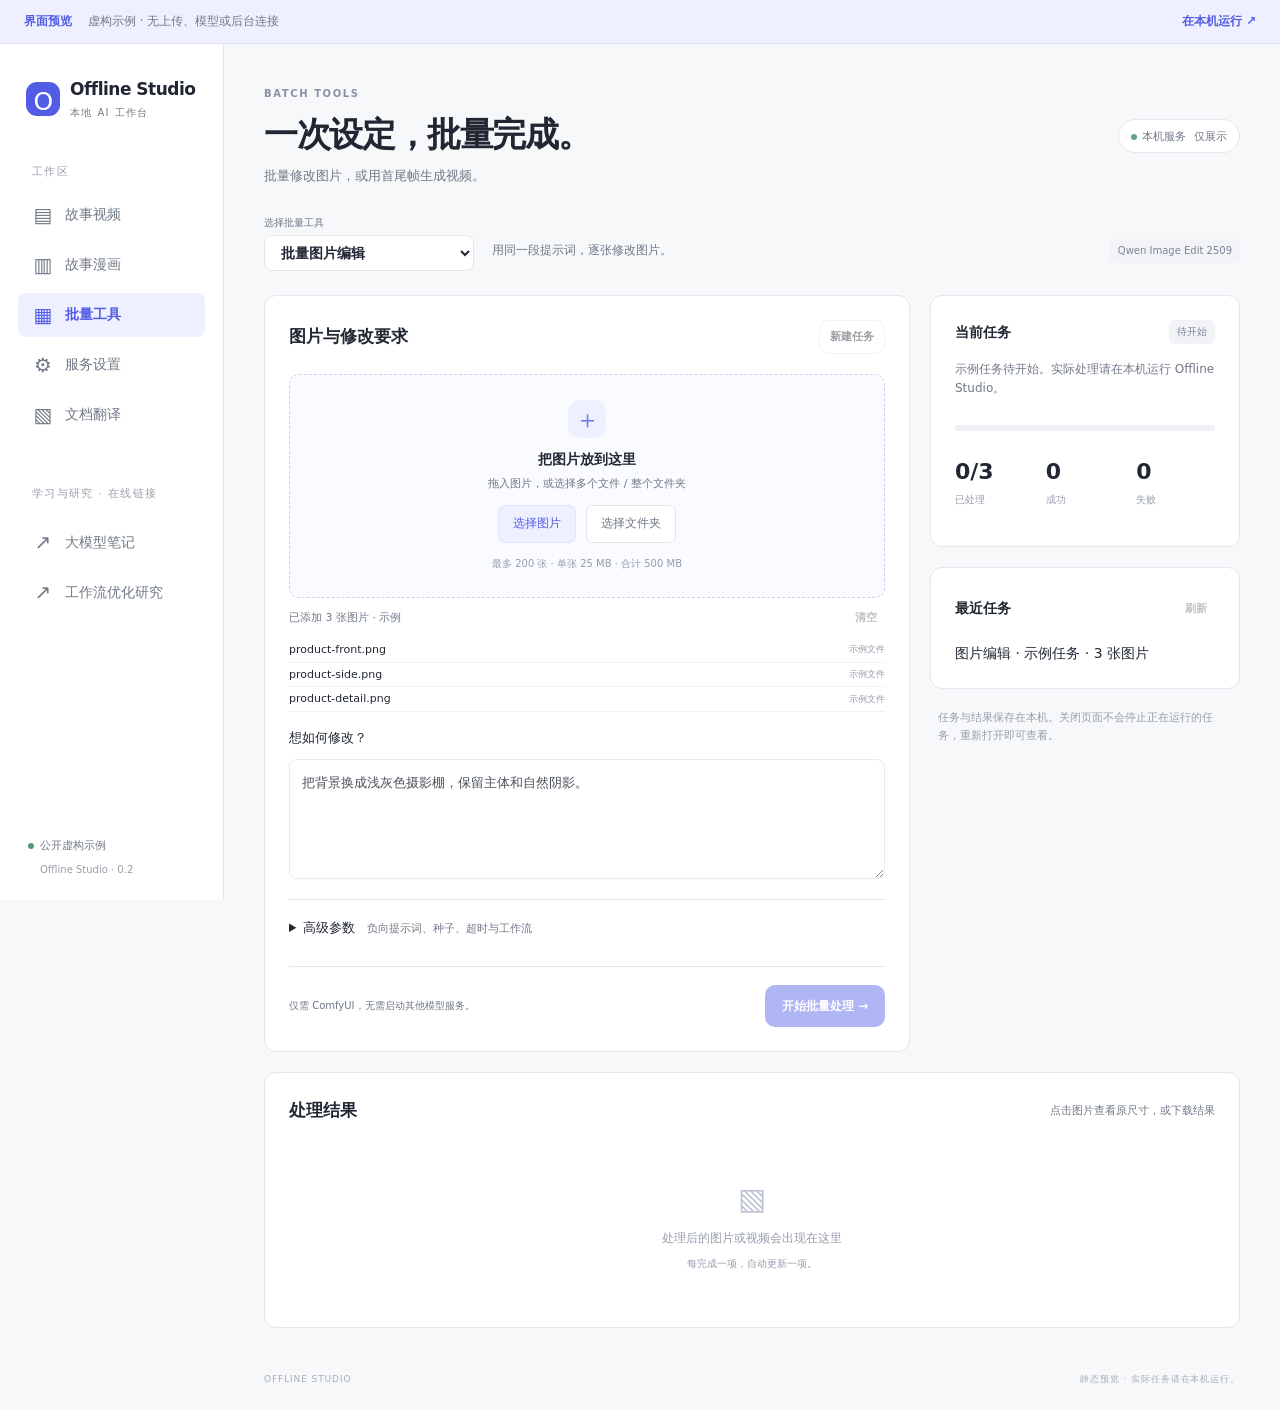
<file: docs/index.html>
<!doctype html>
<!-- Generated by scripts/build_ui_preview.py; edit the local UI or preview sources. -->
<html lang="zh-CN">
<head>
  <meta charset="utf-8">
  <meta name="viewport" content="width=device-width, initial-scale=1">
  <title>Offline Studio</title>
  <meta name="description" content="Offline Studio 统一工作台预览：故事漫画、故事视频、批量图片编辑与本机服务设置。使用公开示例，无上传或模型请求。">
  <meta http-equiv="Content-Security-Policy" content="default-src 'none'; script-src 'self'; style-src 'self'; img-src 'self' data:; media-src 'self'; connect-src 'none'; form-action 'none'; base-uri 'none'">
  <link rel="stylesheet" href="style.css">
  <link rel="stylesheet" href="preview.css">
<link rel="stylesheet" href="studio.css"></head>
<body>
  <div class="preview-notice"><strong>界面预览</strong><span>虚构示例 · 无上传、模型或后台连接</span><a href="https://github.com/marsguo2049/offline-studio#start-on-windows">在本机运行 ↗</a></div>
  <noscript><p class="no-script">请启用 JavaScript 切换工作区。下面展示故事视频界面；真正处理任务请在本机运行项目。</p></noscript>
  <aside class="sidebar">
    <a class="brand" href="#story"><span class="brand-mark">O</span><span>Offline Studio<small>本地 AI 工作台</small></span></a>
    <p class="nav-caption">工作区</p>
    <nav aria-label="工作区">
      <button class="nav-item active" data-view="story" aria-current="page"><span aria-hidden="true">▤</span>故事视频</button>
      <button class="nav-item" data-view="comic"><span aria-hidden="true">▥</span>故事漫画</button>
      <button class="nav-item" data-view="batch"><span aria-hidden="true">▦</span>批量工具</button>
      <button class="nav-item" data-view="settings"><span aria-hidden="true">⚙</span>服务设置</button>
    <a class="nav-item studio-link" href="translate.html"><span aria-hidden="true">▧</span>文档翻译</a>
<p class="nav-caption">学习与研究 · 在线链接</p>
<a class="nav-item studio-link" href="https://github.com/marsguo2049/my-llm" target="_blank" rel="noopener"><span aria-hidden="true">↗</span>大模型笔记</a>
<a class="nav-item studio-link" href="https://github.com/marsguo2049/multi-model-workflow-optimization" target="_blank" rel="noopener"><span aria-hidden="true">↗</span>工作流优化研究</a></nav>
    <div class="sidebar-footer"><span class="local-dot"></span>公开虚构示例<small>Offline Studio · 0.2</small></div>
  </aside>
  <div class="workspace">
  <header class="topbar">
    <div>
      <p class="eyebrow" id="view-eyebrow">STORY TO VIDEO</p>
      <h1 id="view-title">把故事，变成画面。</h1>
      <p class="subtitle" id="view-subtitle">从一个想法开始，在本机完成分镜与视频。</p>
    </div>
    <button class="offline-badge" id="go-settings"><span></span>本机服务 <span id="service-summary">仅展示</span></button>
  </header>

  <main>
    <div id="view-settings" class="hidden">
    <section class="panel" id="services-panel">
      <div class="section-heading">
        <div><h2>连接本机服务</h2></div>
        <button disabled class="secondary" id="refresh-services">重新检测</button>
      </div>
      <div class="service-settings">
        <label>LM Studio 地址<input disabled id="lm-url" value="http://127.0.0.1:1234/v1"></label>
        <label>ComfyUI 地址<input disabled id="comfy-url" value="http://127.0.0.1:8188"></label>
        <label>本地文字模型<select disabled id="lm-model"><option value="">等待检测</option></select></label>
      </div>
      <div class="status-grid">
        <article class="status-card" id="lm-status"><strong>LM Studio</strong><p>尚未检测</p></article>
        <article class="status-card" id="comfy-status"><strong>ComfyUI</strong><p>尚未检测</p></article>
        <article class="status-card" id="ocr-status"><strong>离线文档</strong><p>尚未检测</p></article>
      </div>
      <p class="hint">推荐顺序：先用 LM Studio 分析并生成分镜，自动卸载文字模型后，再让 ComfyUI 开始生成。</p>
    </section>
    </div>
    <div id="view-story">
    <div class="workflow-strip" role="tablist" aria-label="故事视频演示阶段"><button id="story-tab-input" type="button" role="tab" data-story-stage="input" aria-controls="story-stage-input" aria-selected="true" tabindex="0" class="active">1　输入故事</button><button id="story-tab-plan" type="button" role="tab" data-story-stage="plan" aria-controls="story-stage-plan" aria-selected="false" tabindex="-1" class="">2　分析与分镜</button><button id="story-tab-output" type="button" role="tab" data-story-stage="output" aria-controls="story-stage-output" aria-selected="false" tabindex="-1" class="">3　生成与导出</button></div><p class="hint preview-stage-hint">展示模式 · 三个阶段均可直接查看，无需创建任务。</p><div id="story-stage-input" role="tabpanel" aria-labelledby="story-tab-input" tabindex="0" class="">
    <section class="panel">
      <div class="section-heading"><div><h2>开始一个故事</h2></div><span class="hint">文档或文字，任选一种</span></div>
      <div class="two-columns">
        <div class="input-card">
          <h3>上传本地文档</h3>
          <p>PDF、DOCX、Markdown 或 TXT</p>
          <input disabled type="file" id="story-file" accept=".pdf,.docx,.md,.markdown,.txt">
          <button disabled id="upload-story">创建本地项目</button>
        </div>
        <div class="input-card">
          <h3>直接输入想法</h3>
          <textarea disabled id="story-text" rows="7" placeholder="例如：一名信使在暴雨夜穿过城市，把一封信交给多年未见的人……"></textarea>
          <button disabled id="create-text">用这段文字创建项目</button>
        </div>
      </div>
      <details class="reference-details"><summary>视觉参考图 <span class="hint">可选 · 保持人物与画风一致</span></summary>
      <div class="input-card reference-card">
        <div>
          <h3>单张视觉参考图（可选）</h3>
          <p>支持 PNG、JPG/JPEG 和 WebP。图片只保存在项目目录中；生成新场景时由 Qwen Image Edit 直接读取，用来保持人物、服装、物件或画风。</p>
          <input disabled type="file" id="reference-image" accept="image/png,image/jpeg,image/webp,.png,.jpg,.jpeg,.webp">
          <button disabled class="secondary" id="attach-reference">添加或替换当前项目的参考图</button>
        </div>
        <div class="reference-preview-shell">
          <img id="reference-preview" class="hidden" alt="当前参考图">
          <p id="reference-status" class="hint">尚未选择参考图；不上传时保持原来的纯文字生成方式。</p>
        </div>
      </div>
      </details>
      <div class="project-picker">
        <label>当前本地项目<select disabled id="project-select"><option value="">尚未创建项目</option></select></label>
        <span id="project-path"></span>
      </div>
    </section>

    </div><div id="story-stage-plan" role="tabpanel" aria-labelledby="story-tab-plan" tabindex="0" class="hidden"><section class="panel" id="analysis-panel">
      <div class="section-heading"><div><span class="step">03</span><h2>故事分析与时长建议</h2></div></div>
      <div id="workflow-error" class="warnings hidden"></div>
      <div id="analysis-empty" class="empty-state hidden">
        <p>LM Studio 将在本机读取故事，提取关键事件并推荐三个视频长度；参考图不会发送到云端。</p>
        <button disabled id="analyze-story">开始本地分析</button>
      </div>
      <div id="analysis-result">
        <div class="analysis-summary">
          <div><span>标题</span><strong id="analysis-title"></strong></div>
          <div><span>类型</span><strong id="analysis-genre"></strong></div>
          <p id="analysis-synopsis"></p>
          <p class="reason" id="analysis-reason"></p>
        </div>
        <div id="duration-options" class="duration-grid"></div>
        <div class="planning-settings">
          <label>最终时长（秒）<input disabled id="duration-seconds" type="number" min="15" max="180" step="5"></label>
          <label>画面比例<select disabled id="aspect-ratio"><option>16:9</option><option>9:16</option><option>1:1</option><option>4:3</option><option>3:4</option><option>21:9</option></select></label>
          <label>台词策略
            <select disabled id="dialogue-mode">
              <option value="auto">由模型判断（推荐）</option>
              <option value="none">不要台词或旁白</option>
              <option value="dialogue">需要台词或旁白</option>
            </select>
          </label>
          <label class="wide">补充画风要求<input disabled id="visual-style" placeholder="留空则由本地模型根据故事选择"></label>
        </div>
        <div class="button-row">
          <button disabled class="secondary" id="reanalyze-story">重新分析文档</button>
          <button disabled id="create-plan">确认时长，生成详细分镜</button>
        </div>
      </div>
    </section>

    <section class="panel" id="plan-panel">
      <div class="section-heading"><div><span class="step">04</span><h2>确认详细分镜</h2></div></div>
      <p class="hint">下方是公开虚构故事的分镜摘要。实际运行时，此处显示可审阅和修改的模型专用提示词与完整执行计划。</p>
      <textarea disabled id="plan-editor" class="code-editor" rows="24" spellcheck="false"></textarea>
      <div class="button-row">
        <button disabled class="secondary" id="save-plan">保存并校验修改</button>
        <button disabled id="start-generation">第二次确认：开始生成</button>
        <button disabled class="danger hidden" id="cancel-generation">当前步骤后停止</button>
      </div>
    </section>

    </div><div id="story-stage-output" role="tabpanel" aria-labelledby="story-tab-output" tabindex="0" class="hidden"><section class="panel" id="progress-panel">
      <div class="section-heading"><div><span class="step">05</span><h2>生成进度</h2></div></div>
      <div class="progress-shell"><div id="progress-bar"></div></div>
      <div class="progress-copy">
        <strong id="progress-percent">0%</strong>
        <p id="progress-message">等待开始</p>
      </div>
      <div class="metrics" id="progress-metrics"></div>
      <div id="warnings" class="warnings hidden"></div>
    </section>

    <section class="panel" id="results-panel">
      <div class="section-heading">
        <div><span class="step">06</span><h2>本地结果</h2></div>
        <button disabled class="secondary" id="open-folder">打开输出文件夹</button>
      </div>
      <div id="final-video"><p class="hint">以下是仓库已有的 10 秒单车公开样片，用于演示结果播放与下载；它与上方虚构故事的 30 秒分镜独立，不是该分镜的生成结果。</p>
      <video controls preload="none" poster="assets/bicycle-frame-0001.png" aria-label="公开单车示例视频"><source src="assets/bicycle-final-10s.mp4" type="video/mp4">浏览器不支持视频播放，请下载 MP4 查看。</video>
      <p><a class="preview-download" href="assets/bicycle-final-10s.mp4" download>下载公开样片 · MP4 / 10 秒 ↓</a></p></div>
      <h3>关键帧</h3>
      <div id="keyframe-gallery" class="gallery"><a href="assets/bicycle-frame-0001.png" target="_blank" rel="noopener"><img loading="lazy" src="assets/bicycle-frame-0001.png" alt="公开单车示例关键帧 1"></a><a href="assets/bicycle-frame-0002.png" target="_blank" rel="noopener"><img loading="lazy" src="assets/bicycle-frame-0002.png" alt="公开单车示例关键帧 2"></a><a href="assets/bicycle-frame-0003.png" target="_blank" rel="noopener"><img loading="lazy" src="assets/bicycle-frame-0003.png" alt="公开单车示例关键帧 3"></a></div>
      <h3>视频片段</h3>
      <div id="clip-list" class="clip-list"><p class="hint">本地运行后，此处列出逐段生成的视频。本预览提供上方合成样片供查看。</p></div>
    </section>
    </div>
    </div>
    <div id="view-comic" class="hidden">
      <div class="workflow-strip"><span class="active">1　输入故事</span><span>2　审阅分镜</span><span>3　生成与阅读</span></div>
      <div class="batch-layout">
        <section class="panel">
          <div class="section-heading"><div><h2>把故事画成漫画</h2></div><button disabled class="secondary" id="comic-new">新建漫画</button></div>
          <div id="comic-source-fields">
            <label>故事内容<textarea disabled id="comic-story" rows="5" maxlength="120000" placeholder="写下人物、事件和结局。模型会把故事拆成独立分格，保持叙事顺序。"></textarea></label>
            <label class="comic-file-label">或选择故事文档<input disabled id="comic-file" type="file" accept=".txt,.md,.markdown,.docx,.pdf"></label>
            <p class="hint" id="comic-source-note">选择文档时以文档为准；内容只保存在本机。</p>
            <details class="advanced"><summary>人物参考图 <span class="hint">可选 · 统一人物与画风</span></summary>
              <label class="comic-file-label">PNG / JPEG / WebP · 最多 25 MB<input disabled id="comic-reference" type="file" accept=".png,.jpg,.jpeg,.webp"></label>
              <p class="hint">参考图会居中裁切到选定画幅，请尽量使用相同比例并将主体放在中央。</p>
              <img id="comic-reference-preview" class="hidden" alt="漫画人物参考图">
            </details>
          </div>
          <div class="planning-settings comic-options" id="comic-planning-fields">
            <label>漫画格数<input disabled id="comic-count" type="number" min="2" max="16" value="6"></label>
            <label>每格画幅<select disabled id="comic-aspect"><option value="3:4">3:4 竖幅</option><option value="1:1">1:1 方形</option><option value="4:3">4:3 横幅</option><option value="16:9">16:9 宽幅</option><option value="9:16">9:16 长竖幅</option></select></label>
            <label class="comic-wide">画风要求<input disabled id="comic-style" value="清晰漫画线稿，柔和色彩，人物与服装保持一致" maxlength="1000"></label>
            <label class="checkbox-label comic-wide"><input disabled id="comic-unload" type="checkbox" checked>分镜完成后卸载文字模型，给生图腾出显存</label>
          </div>
          <div class="run-footer"><p class="hint">分镜使用 LM Studio；生图使用 Z-Image / Qwen。</p><button disabled id="comic-plan">生成漫画分镜 →</button></div>
          <p class="warnings hidden" id="comic-error" role="alert"></p>
        </section>
        <aside class="batch-aside">
          <section class="panel"><div class="section-heading"><div><h2>当前漫画</h2></div><span class="tag" id="comic-status">待开始</span></div>
            <p id="comic-message" role="status">输入故事，先生成可审阅的分镜。</p>
            <progress id="comic-progress" max="100" value="0" aria-label="漫画生成进度"></progress>
            <p class="hint" id="comic-metrics">尚未生成分格</p>
            <p class="warnings hidden" id="comic-warnings"></p>
            <div class="button-row"><button disabled class="danger hidden" id="comic-cancel">当前步骤后停止</button><button disabled class="secondary hidden" id="comic-open">打开漫画文件夹</button></div>
          </section>
          <section class="panel"><div class="section-heading"><div><h2>最近漫画</h2></div><button disabled class="text-button" id="comic-refresh">刷新</button></div><div id="comic-history" class="history-list"><p class="hint">还没有漫画项目</p></div></section>
          <p class="aside-note">先审阅分镜，再生成图片。中断后可以继续；已完成图片会保留在本机。</p>
        </aside>
      </div>
      <section id="comic-plan-panel" class="panel hidden">
        <div class="section-heading"><div><h2>审阅漫画分镜</h2></div><span id="comic-dirty" class="hint">已保存</span></div>
        <div id="comic-plan-fields">
          <label>漫画标题<input disabled id="comic-title" maxlength="120"></label>
          <details class="advanced"><summary>统一设定 <span class="hint">人物、画风和负向提示词</span></summary><div class="advanced-fields">
            <label>人物与连续性设定<textarea disabled id="comic-bible" rows="3" maxlength="4000"></textarea></label>
            <label>统一画风<input disabled id="comic-plan-style" maxlength="1000"></label>
            <label>负向提示词<textarea disabled id="comic-negative" rows="2" maxlength="2000"></textarea></label>
          </div></details>
          <div id="comic-panels" class="comic-plan-grid"></div>
        </div>
        <p class="hint">旁白和对白会排在图片下方，不让模型直接绘制中文。修改画面提示词后，该格及后续图片会重新生成；仅修改文字可直接更新阅读页。</p>
        <div class="button-row"><button disabled class="secondary" id="comic-save">保存分镜修改</button></div>
        <details class="advanced"><summary>生成参数</summary><div class="planning-settings comic-options"><label>基础种子<input disabled id="comic-seed" type="number" min="0" max="9007199254740975" value="1000"></label><label>单格超时（秒）<input disabled id="comic-timeout" type="number" min="1" max="86400" value="900"></label></div></details>
        <div class="run-footer"><p class="hint">首次无参考图用 Z-Image，后续用 Qwen 保持连续性。</p><button disabled id="comic-generate">确认分镜，生成漫画 →</button></div>
      </section>
      <section class="panel" id="comic-results-panel">
        <div class="section-heading"><div><h2>漫画阅读与导出</h2></div><div id="comic-exports" class="button-row"></div></div>
        <p class="hint">全部完成后可下载独立 HTML 阅读页和图片 ZIP；阅读页支持用浏览器打印为 PDF。</p>
        <div id="comic-results" class="comic-reader"><div class="empty-results">每完成一格，就会出现在这里。</div></div>
      </section>
    </div>
        <div id="view-batch" class="hidden">
      <div class="tool-strip"><label>选择批量工具<select id="batch-tool"><option value="image-edit">批量图片编辑</option><option value="first-last-video">批量首尾帧视频</option></select></label><p id="batch-tool-description">用同一段提示词，逐张修改图片。</p><span class="tag" id="batch-model">Qwen Image Edit 2509</span></div>
      <div class="batch-layout">
        <section class="panel batch-compose">
          <div class="section-heading"><div><h2 id="batch-compose-title">图片与修改要求</h2></div><button disabled class="secondary" id="batch-new">新建任务</button></div>
          <div id="batch-inputs">
            <div id="batch-video-inputs" class="hidden">
              <div class="two-columns">
                <div class="drop-zone" id="batch-first-drop"><h3>首帧</h3><p>每段视频的开始画面</p><div class="button-row"><label class="file-button">选择图片<input disabled id="batch-first-files" type="file" accept=".png,.jpg,.jpeg,.webp,.bmp,.gif,.tif,.tiff" multiple></label><label class="file-button secondary">选择文件夹<input disabled id="batch-first-folder" type="file" webkitdirectory multiple></label></div><div class="frame-selection-heading"><strong id="batch-first-count">尚未选择</strong></div><div id="batch-first-selection" class="selection-list frame-selection" aria-live="polite"></div></div>
                <div class="drop-zone" id="batch-last-drop"><h3>尾帧</h3><p>每段视频的结束画面</p><div class="button-row"><label class="file-button">选择图片<input disabled id="batch-last-files" type="file" accept=".png,.jpg,.jpeg,.webp,.bmp,.gif,.tif,.tiff" multiple></label><label class="file-button secondary">选择文件夹<input disabled id="batch-last-folder" type="file" webkitdirectory multiple></label></div><div class="frame-selection-heading"><strong id="batch-last-count">尚未选择</strong></div><div id="batch-last-selection" class="selection-list frame-selection" aria-live="polite"></div></div>
              </div>
              <p class="hint">首尾帧合计最多 200 张 · 单张 25 MB · 合计 500 MB。仅一侧选一张时，该图自动用于每一段视频。</p>
              <label>配对方式<select disabled id="batch-pairing"><option value="order">自然排序（2 排在 10 前）</option><option value="name">同名匹配（忽略扩展名及大小写）</option></select></label>
              <p class="hint">文件夹包含子文件夹中的图片。同名匹配要求每侧名称唯一；生成前请核对下方配对。</p>
              <div class="two-columns"><label>每段时长（秒）<input disabled id="batch-duration" type="number" min="1" max="30" step="0.1" value="5"></label><label>画面比例<select disabled id="batch-aspect"><option value="1:1 (Square)">1:1 方形</option><option value="16:9 (Widescreen)">16:9 横屏</option><option value="9:16 (Portrait Widescreen)">9:16 竖屏</option></select></label></div>
              <div class="two-columns"><label>分辨率（百万像素）<input disabled id="batch-megapixels" type="number" min="0.1" max="2" step="0.1" value="0.6"></label><label>采样步数<input disabled id="batch-steps" type="number" min="1" max="100" value="4"></label></div>
              <p class="hint">默认使用 4 步加速工作流。画面按所选比例居中裁切；时长与分辨率越大，显存和耗时越高。</p>
              <p id="batch-duration-hint" class="hint"></p>
              <div id="batch-pair-preview" class="selection-list" aria-live="polite"></div>
            </div>
            <div id="batch-drop" class="drop-zone">
              <span class="drop-icon" aria-hidden="true">＋</span><h3>把图片放到这里</h3><p>拖入图片，或选择多个文件 / 整个文件夹</p>
              <div class="button-row"><label class="file-button">选择图片<input disabled id="batch-files" type="file" accept=".png,.jpg,.jpeg,.webp,.bmp,.gif,.tif,.tiff" multiple></label><label class="file-button secondary">选择文件夹<input disabled id="batch-folder" type="file" webkitdirectory multiple></label></div>
              <small>最多 200 张 · 单张 25 MB · 合计 500 MB</small>
            </div>
            <div id="batch-selection-summary"><div class="selection-heading"><span id="batch-selection-count">尚未添加图片</span><button disabled class="text-button" id="batch-clear">清空</button></div>
            <div id="batch-selection" class="selection-list"></div></div>
            <label class="prompt-label"><span id="batch-prompt-label">想如何修改？</span><textarea disabled id="batch-prompt" rows="4" maxlength="20000" placeholder="例如：把背景换成浅灰色摄影棚，保留主体和自然阴影。所有图片都会使用这段要求。"></textarea></label>
            <details class="advanced"><summary>高级参数 <span class="hint">负向提示词、种子、超时与工作流</span></summary><div class="advanced-fields">
              <label id="batch-negative-field">负向提示词<textarea disabled id="batch-negative" rows="2" placeholder="不希望出现的内容（可选）"></textarea></label>
              <div class="two-columns"><label>基础种子<input disabled id="batch-seed" type="number" min="0" max="9007199254740792" value="43"></label><label>单项超时（秒）<input disabled id="batch-timeout" type="number" min="1" max="86400" value="900"></label></div>
              <label class="checkbox-label"><input disabled id="batch-increment" type="checkbox" checked>每项结果种子 +1</label>
              <label>自定义 API 工作流路径<input disabled id="batch-workflow" placeholder="留空使用内置 Qwen Image Edit 2509"></label>
              <p class="hint" id="batch-workflow-hint">自定义工作流需兼容现有 Qwen 节点。输出按任务单独保存，不会覆盖原图。</p>
            </div></details>
          </div>
          <div class="run-footer"><p class="hint">仅需 ComfyUI，无需启动其他模型服务。</p><button disabled id="batch-start">开始批量处理 <span aria-hidden="true">→</span></button></div>
          <p id="batch-error" class="warnings hidden" role="alert"></p>
        </section>
        <aside class="batch-aside">
          <section class="panel"><div class="section-heading"><div><h2>当前任务</h2></div><span class="tag" id="batch-status">待开始</span></div>
            <p id="batch-message" role="status">添加图片和修改要求，开始第一批处理。</p>
            <progress id="batch-progress" max="100" value="0" aria-label="批量任务进度"></progress>
            <div class="batch-stats"><div><strong id="batch-completed">0/0</strong><span>已处理</span></div><div><strong id="batch-succeeded">0</strong><span>成功</span></div><div><strong id="batch-failed">0</strong><span>失败</span></div></div>
            <div class="button-row"><button disabled class="danger hidden" id="batch-cancel">当前图片后停止</button><button disabled class="secondary hidden" id="batch-open">打开任务文件夹</button></div>
          </section>
          <section class="panel"><div class="section-heading"><div><h2>最近任务</h2></div><button disabled class="text-button" id="batch-refresh">刷新</button></div><div id="batch-history" class="history-list"><p class="hint">还没有批量任务</p></div></section>
          <p class="aside-note">任务与结果保存在本机。关闭页面不会停止正在运行的任务，重新打开即可查看。</p>
        </aside>
      </div>
      <section class="panel"><div class="section-heading"><div><h2>处理结果</h2></div><span class="hint">点击图片查看原尺寸，或下载结果</span></div><div id="batch-results" class="batch-results"><div class="empty-results"><span aria-hidden="true">▧</span><p>处理后的图片或视频会出现在这里</p><small>每完成一项，自动更新一项。</small></div></div></section>
    </div>

  </main>
  <footer class="page-footer">OFFLINE STUDIO <span>静态预览 · 实际任务请在本机运行。</span></footer>
  </div>

  <div id="toast" role="status"></div>
    <script src="preview.js"></script>
</body>
</html>
</file>
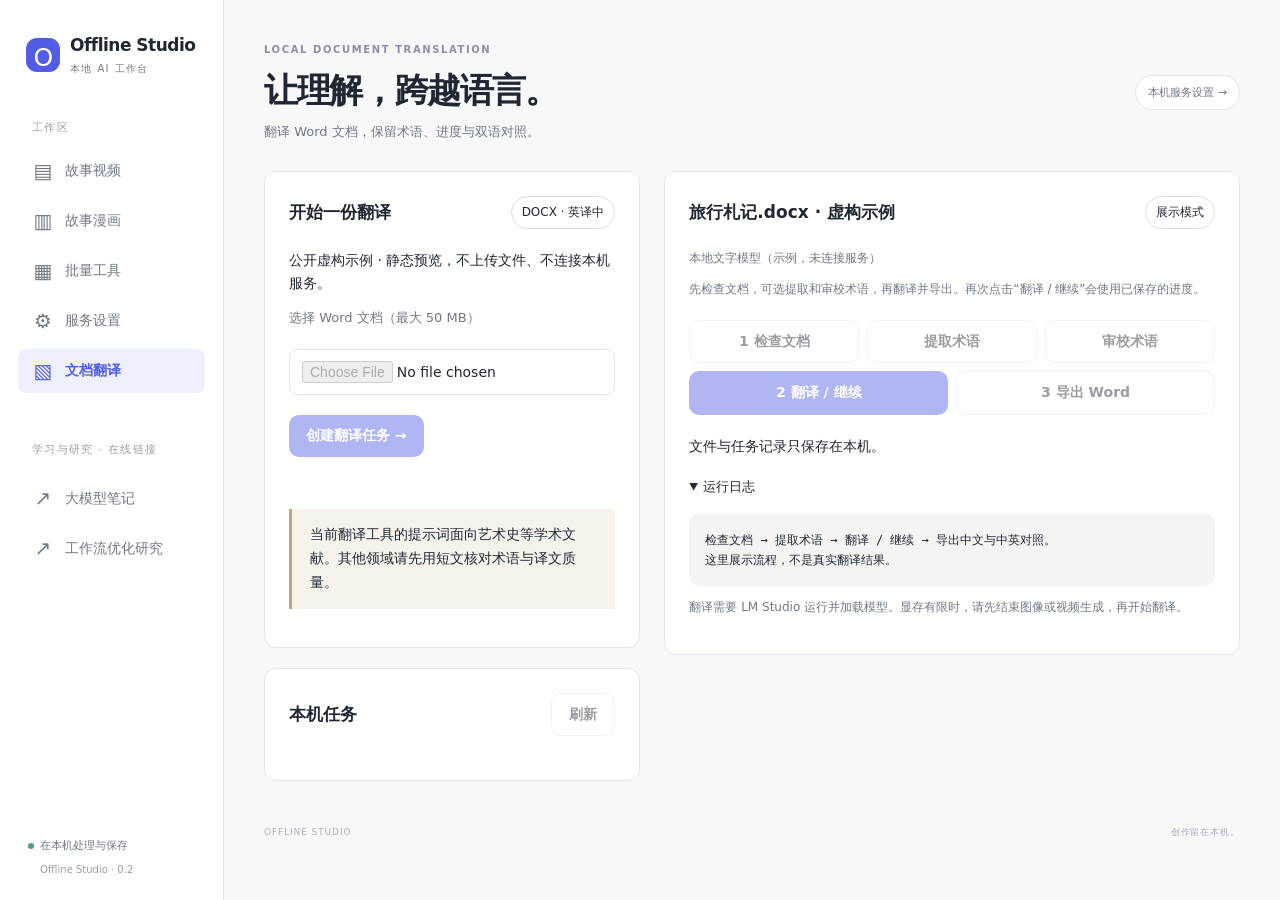
<file: docs/translate.html>
<!doctype html>
<html lang="zh-CN">
<head><meta http-equiv="Content-Security-Policy" content="default-src 'none'; style-src 'self'; img-src 'self' data:; connect-src 'none'; form-action 'none'; base-uri 'none'"><meta charset="utf-8"><meta name="viewport" content="width=device-width,initial-scale=1"><title>文档翻译 · Offline Studio</title><link rel="stylesheet" href="style.css"><link rel="stylesheet" href="studio.css"></head>
<body>
<aside class="sidebar">
  <a class="brand" href="index.html#batch"><span class="brand-mark">O</span><span>Offline Studio<small>本地 AI 工作台</small></span></a>
  <p class="nav-caption">工作区</p>
  <nav aria-label="工作区">
    <a class="nav-item studio-link" href="index.html#story"><span aria-hidden="true">▤</span>故事视频</a>
    <a class="nav-item studio-link" href="index.html#comic"><span aria-hidden="true">▥</span>故事漫画</a>
    <a class="nav-item studio-link" href="index.html#batch"><span aria-hidden="true">▦</span>批量工具</a>
    <a class="nav-item studio-link" href="index.html#settings"><span aria-hidden="true">⚙</span>服务设置</a>
    <a class="nav-item studio-link active" href="translate.html" aria-current="page"><span aria-hidden="true">▧</span>文档翻译</a>
    <p class="nav-caption">学习与研究 · 在线链接</p>
    <a class="nav-item studio-link" href="https://github.com/marsguo2049/my-llm" target="_blank" rel="noopener"><span aria-hidden="true">↗</span>大模型笔记</a>
    <a class="nav-item studio-link" href="https://github.com/marsguo2049/multi-model-workflow-optimization" target="_blank" rel="noopener"><span aria-hidden="true">↗</span>工作流优化研究</a>
  </nav>
  <div class="sidebar-footer"><span class="local-dot"></span>在本机处理与保存<small>Offline Studio · 0.2</small></div>
</aside>
<div class="workspace">
  <header class="topbar"><div><p class="eyebrow">LOCAL DOCUMENT TRANSLATION</p><h1>让理解，跨越语言。</h1><p class="subtitle">翻译 Word 文档，保留术语、进度与双语对照。</p></div><a class="offline-badge studio-link" href="index.html#settings">本机服务设置 →</a></header>
  <main>
    <div class="translation-layout">
      <div>
        <section class="panel"><div class="section-heading"><h2>开始一份翻译</h2><span class="studio-tag">DOCX · 英译中</span></div>
          <p>公开虚构示例 · 静态预览，不上传文件、不连接本机服务。</p>
          <label for="document">选择 Word 文档（最大 50 MB）</label><input disabled class="studio-file" id="document" type="file" accept=".docx">
          <button disabled id="upload">创建翻译任务 →</button>
          <p class="studio-message" id="upload-message" role="status"></p>
          <p class="studio-note">当前翻译工具的提示词面向艺术史等学术文献。其他领域请先用短文核对术语与译文质量。</p>
        </section>
        <section class="panel"><div class="section-heading"><h2>本机任务</h2><button disabled class="secondary" id="refresh">刷新</button></div><div id="jobs" class="studio-jobs"></div></section>
      </div>
      <section class="panel">
        <div class="section-heading"><h2 id="job-title">旅行札记.docx · 虚构示例</h2><span class="studio-tag" id="job-state">展示模式</span></div>
        <p id="model" class="hint">本地文字模型（示例，未连接服务）</p>
        <p class="hint">先检查文档，可选提取和审校术语，再翻译并导出。再次点击“翻译 / 继续”会使用已保存的进度。</p>
        <div class="studio-actions">
          <button disabled disabled class="secondary" data-action="inspect">1 检查文档</button>
          <button disabled disabled class="secondary" data-action="terms">提取术语</button>
          <button disabled disabled class="secondary" data-action="audit-terms">审校术语</button>
          <button disabled disabled data-action="translate">2 翻译 / 继续</button>
          <button disabled disabled class="secondary" data-action="render">3 导出 Word</button>
        </div>
        <p id="message" class="studio-message" role="status">文件与任务记录只保存在本机。</p>
        <div id="downloads" class="studio-downloads"></div>
        <details open><summary>运行日志</summary><pre id="log" class="studio-log">检查文档 → 提取术语 → 翻译 / 继续 → 导出中文与中英对照。
这里展示流程，不是真实翻译结果。</pre></details>
        <p class="hint">翻译需要 LM Studio 运行并加载模型。显存有限时，请先结束图像或视频生成，再开始翻译。</p>
      </section>
    </div>
  </main>
  <footer class="page-footer">OFFLINE STUDIO <span>创作留在本机。</span></footer>
</div>
</body></html>
</file>
<file: docs/style.css>
:root {
  color-scheme: light;
  --bg: #f7f8fa;
  --panel: #ffffff;
  --panel-2: #f6f7f9;
  --line: #e3e6ec;
  --text: #202733;
  --muted: #707887;
  --accent: #525ce5;
  --accent-2: #454ed0;
  --warn: #9b651d;
  --danger: #bc3f48;
}
* { box-sizing: border-box; }
body {
  margin: 0;
  min-height: 100vh;
  background:
    radial-gradient(circle at 15% -10%, rgba(54,185,120,.18), transparent 36rem),
    linear-gradient(180deg, #f7f8fa, #f7f8fa);
  color: var(--text);
  font: 15px/1.6 system-ui, -apple-system, "Segoe UI", "Microsoft YaHei", sans-serif;
}
.topbar, main { width: min(1180px, calc(100% - 32px)); margin: auto; }
.topbar { padding: 54px 0 30px; display: flex; align-items: end; justify-content: space-between; gap: 24px; }
.eyebrow { margin: 0 0 8px; color: var(--accent); letter-spacing: .16em; font-size: 12px; font-weight: 700; }
h1 { margin: 0; font-size: clamp(34px, 5vw, 58px); letter-spacing: -.04em; line-height: 1; }
.subtitle { color: var(--muted); margin: 14px 0 0; font-size: 17px; }
.offline-badge { border: 1px solid #dce5df; background: #f4f8f5; color: #42604e; border-radius: 999px; padding: 9px 14px; white-space: nowrap; }
.offline-badge span { display: inline-block; width: 8px; height: 8px; margin-right: 8px; border-radius: 50%; background: var(--accent); box-shadow: 0 0 12px var(--accent); }
main { padding-bottom: 80px; }
.panel { background: rgba(19,26,24,.94); border: 1px solid var(--line); border-radius: 18px; padding: 26px; margin: 18px 0; box-shadow: 0 18px 55px rgba(0,0,0,.16); }
.section-heading { display: flex; align-items: center; justify-content: space-between; gap: 16px; margin-bottom: 22px; }
.section-heading > div { display: flex; align-items: center; gap: 12px; }
h2, h3 { margin: 0; }
h2 { font-size: 21px; }
h3 { font-size: 15px; }
.step { width: 34px; height: 34px; display: grid; place-items: center; border-radius: 10px; background: #eef0ff; color: var(--accent); font-weight: 750; }
.service-settings, .planning-settings { display: grid; grid-template-columns: repeat(3, 1fr); gap: 14px; }
label { display: grid; gap: 7px; color: var(--muted); font-size: 13px; }
input, select, textarea { width: 100%; border: 1px solid var(--line); border-radius: 10px; background: #ffffff; color: var(--text); padding: 11px 12px; font: inherit; outline: none; }
input:focus, select:focus, textarea:focus { border-color: var(--accent-2); box-shadow: 0 0 0 3px rgba(54,185,120,.12); }
textarea { resize: vertical; }
button { border: 0; border-radius: 10px; background: var(--accent); color: #ffffff; padding: 11px 17px; font: 700 14px/1.2 inherit; cursor: pointer; transition: .16s ease; }
button:hover { transform: translateY(-1px); filter: brightness(1.06); }
button:disabled { opacity: .45; cursor: wait; transform: none; }
button.secondary { background: #ffffff; color: var(--text); border: 1px solid #dfe3eb; }
button.danger { background: #fff2f2; color: #b53e49; border: 1px solid #f0d8db; }
.status-grid { display: grid; grid-template-columns: repeat(3, 1fr); gap: 14px; margin-top: 16px; }
.status-card { padding: 17px; border-radius: 12px; background: var(--panel-2); border: 1px solid var(--line); }
.status-card strong { display: block; margin-bottom: 6px; }
.status-card p { color: var(--muted); margin: 0; }
.status-card.ok { border-color: #cfe4d8; background: #f1f8f4; }
.status-card.bad { border-color: #ecdcc5; background: #fffbf4; }
.two-columns { display: grid; grid-template-columns: 1fr 1fr; gap: 16px; }
.input-card { padding: 20px; border: 1px solid var(--line); border-radius: 14px; background: var(--panel-2); }
.input-card p, .hint { color: var(--muted); }
.input-card input[type=file] { margin: 17px 0; }
.input-card button { margin-top: 13px; }
.reference-card { margin-top: 16px; display: grid; grid-template-columns: minmax(0, 1.4fr) minmax(240px, .6fr); gap: 22px; align-items: center; }
.reference-preview-shell { min-height: 160px; display: grid; place-items: center; padding: 12px; border: 1px dashed var(--line); border-radius: 12px; background: #ffffff; text-align: center; }
#reference-preview { display: block; width: 100%; max-height: 260px; object-fit: contain; border-radius: 9px; }
#reference-status { margin: 8px 0 0; overflow-wrap: anywhere; }
.project-picker { display: grid; grid-template-columns: minmax(260px, 1fr) 2fr; gap: 15px; align-items: end; margin-top: 18px; }
#project-path { color: var(--muted); overflow-wrap: anywhere; }
.empty-state { text-align: center; padding: 25px; border: 1px dashed var(--line); border-radius: 14px; }
.analysis-summary { background: var(--panel-2); border-radius: 13px; padding: 20px; }
.analysis-summary > div { display: inline-grid; margin-right: 32px; }
.analysis-summary span { color: var(--muted); font-size: 12px; }
.analysis-summary p { margin-bottom: 0; }
.analysis-summary .reason { color: var(--warn); }
.duration-grid { display: grid; grid-template-columns: repeat(3, 1fr); gap: 14px; margin: 18px 0; }
.duration-option { padding: 17px; border: 1px solid var(--line); border-radius: 13px; background: #ffffff; cursor: pointer; }
.duration-option.selected { border-color: var(--accent); background: #f1f8f4; }
.duration-option strong { display: block; font-size: 18px; }
.duration-option small { color: var(--muted); }
.wide { grid-column: span 1; }
.planning-settings { margin-bottom: 16px; }
.code-editor { min-height: 480px; font: 13px/1.55 Consolas, "Cascadia Mono", monospace; white-space: pre; }
.button-row { display: flex; gap: 10px; flex-wrap: wrap; margin-top: 14px; }
.progress-shell { height: 13px; border-radius: 999px; background: #f0f1f6; overflow: hidden; border: 1px solid var(--line); }
#progress-bar { width: 0; height: 100%; background: linear-gradient(90deg, var(--accent-2), var(--accent)); transition: width .35s ease; }
.progress-copy { display: flex; align-items: baseline; gap: 16px; margin-top: 12px; }
.progress-copy strong { font-size: 28px; color: var(--accent); }
.progress-copy p { margin: 0; color: var(--muted); }
.metrics { display: flex; gap: 10px; flex-wrap: wrap; margin-top: 12px; }
.metrics span { background: var(--panel-2); border: 1px solid var(--line); padding: 6px 10px; border-radius: 8px; color: var(--muted); }
.warnings { margin-top: 14px; padding: 13px; color: #98652d; background: #fff8ed; border: 1px solid #ecdcc5; border-radius: 10px; }
#final-video video { display: block; width: min(100%, 960px); border-radius: 13px; background: #000; margin-bottom: 22px; }
.gallery { display: grid; grid-template-columns: repeat(auto-fill, minmax(210px, 1fr)); gap: 12px; margin: 12px 0 24px; }
.gallery img { width: 100%; aspect-ratio: 16/9; object-fit: cover; border-radius: 10px; border: 1px solid var(--line); }
.clip-list { display: flex; flex-wrap: wrap; gap: 10px; }
.clip-list a { color: var(--accent); background: var(--panel-2); border: 1px solid var(--line); border-radius: 9px; padding: 8px 11px; text-decoration: none; }
.hidden { display: none !important; }
#toast { position: fixed; right: 22px; bottom: 22px; max-width: 460px; padding: 13px 16px; border-radius: 10px; background: #e9fff4; color: #0b2117; box-shadow: 0 12px 40px rgba(0,0,0,.3); opacity: 0; transform: translateY(12px); pointer-events: none; transition: .2s; white-space: pre-wrap; }
#toast.show { opacity: 1; transform: translateY(0); }
#toast.error { background: #ffe7e7; color: #3a1010; }
@media (max-width: 760px) {
  .topbar { align-items: start; flex-direction: column; }
  .service-settings, .status-grid, .two-columns, .duration-grid, .planning-settings { grid-template-columns: 1fr; }
  .reference-card { grid-template-columns: 1fr; }
  .project-picker { grid-template-columns: 1fr; }
  .panel { padding: 18px; }
}

/* Studio shell: quiet surfaces, one primary action, shared workspaces. */
body { background: var(--bg); font-size: 14px; }
button, input, select, textarea { font-family: inherit; }
button { font-size: 14px; font-weight: 600; line-height: 1.4; min-height: 42px; transition: background .15s; }
button:hover { transform: none; filter: brightness(.98); }
button:disabled { cursor: not-allowed; }
button:focus-visible, a:focus-visible, summary:focus-visible, .file-button:focus-within { outline: 3px solid #969dfa; outline-offset: 3px; }
a { color: var(--accent); }
h1 { font-size: clamp(25px, 3vw, 34px); letter-spacing: -.04em; line-height: 1.3; font-weight: 700; }
h2 { font-size: 17px; font-weight: 650; }
h3 { font-weight: 600; }
input, select, textarea { min-width: 0; font-size: 14px; border-radius: 8px; }
input:focus, select:focus, textarea:focus { box-shadow: 0 0 0 3px #525ce514; }
.sidebar { width: 224px; position: fixed; inset: 0 auto 0 0; display: flex; flex-direction: column; background: #fff; border-right: 1px solid var(--line); padding: 32px 18px 22px; z-index: 5; }
.brand { display: flex; align-items: center; gap: 10px; padding: 0 8px; text-decoration: none; color: var(--text); font-size: 17px; font-weight: 750; letter-spacing: -.03em; }
.brand small { display: block; color: var(--muted); font-size: 10px; font-weight: 400; letter-spacing: .14em; margin-top: 2px; }
.brand-mark { display: grid; place-items: center; width: 34px; height: 34px; border-radius: 11px; color: #fff; background: var(--accent); font-size: 25px; font-weight: 400; }
.nav-caption { font-size: 11px; color: #9a9faa; letter-spacing: .12em; padding-left: 14px; margin: 42px 0 12px; }
.sidebar nav { display: grid; gap: 6px; }
.nav-item { display: flex; align-items: center; gap: 12px; padding: 12px 15px; width: 100%; text-align: left; border-radius: 8px; background: transparent; color: #717986; font-weight: 500; }
.nav-item > span { font-size: 20px; line-height: 1; width: 20px; text-align: center; }
.nav-item.active { color: var(--accent); background: #eef0ff; font-weight: 650; }
.sidebar-footer { margin-top: auto; padding: 16px 10px 0; color: var(--muted); font-size: 11px; }
.sidebar-footer small { display: block; margin: 7px 0 0 12px; font-size: 10px; color: #989fa9; }
.local-dot { display: inline-block; width: 6px; height: 6px; border-radius: 50%; background: #4e9f78; margin-right: 6px; }
.workspace { margin-left: 224px; }
.topbar, main, .page-footer { width: min(1192px, calc(100% - 80px)); margin: auto; }
.topbar { padding: 42px 0 28px; align-items: center; gap: 16px; }
.eyebrow { color: #8b90a5; font-size: 10px; letter-spacing: .16em; margin-bottom: 10px; }
.subtitle { font-size: 13px; margin-top: 10px; }
.offline-badge { font-size: 11px; padding: 8px 12px; min-height: 34px; font-weight: 500; border-color: var(--line); color: var(--muted); background: #fff; }
.offline-badge > span:first-child { width: 6px; height: 6px; background: #64a481; box-shadow: none; margin-right: 5px; }
#service-summary { display: inline; width: auto; height: auto; background: none; box-shadow: none; border-radius: 0; color: var(--muted); margin: 0 0 0 5px; }
main { padding-bottom: 24px; }
.panel { background: #fff; border: 1px solid var(--line); box-shadow: 0 2px 3px #20273302; padding: 24px; border-radius: 12px; margin: 0 0 20px; min-width: 0; }
.section-heading { gap: 12px; margin-bottom: 20px; }
.section-heading .hint { font-size: 11px; }
.step { width: 28px; height: 28px; font-size: 11px; border-radius: 8px; }
.input-card { background: #fafbfc; border-radius: 10px; padding: 18px; }
.input-card p, .hint { font-size: 12px; }
.two-columns, .service-settings, .planning-settings { grid-template-columns: repeat(2, minmax(0, 1fr)); }
.service-settings { grid-template-columns: repeat(3, minmax(0, 1fr)); }
.status-card { padding: 14px; border-radius: 9px; font-size: 12px; }
.reference-details { margin-top: 18px; border-top: 1px solid var(--line); padding-top: 16px; }
summary { cursor: pointer; font-size: 13px; color: var(--text); padding: 4px 0; }
summary .hint { font-size: 11px; font-weight: 400; margin-left: 8px; }
.reference-preview-shell { background: #fff; }
.project-picker { grid-template-columns: minmax(0, 1fr); }
#project-path { font-size: 11px; }
.workflow-strip { display: flex; gap: 36px; border-bottom: 1px solid var(--line); margin-bottom: 24px; color: #9a9faa; font-size: 12px; }
.workflow-strip span { padding: 0 0 14px; }
.workflow-strip .active { color: var(--accent); border-bottom: 2px solid var(--accent); }
.tool-strip { display: flex; gap: 18px; align-items: center; margin: 0 0 24px; }
.tool-strip label { color: var(--muted); font-size: 10px; gap: 4px; }
.tool-strip select { width: 210px; background: #fff; font-weight: 600; padding: 8px 12px; }
.tool-strip p { color: var(--muted); font-size: 12px; margin: 16px 0 0; }
.tag { color: #7d8396; background: #f1f3f7; border-radius: 5px; padding: 4px 8px; font-size: 10px; white-space: nowrap; }
.tool-strip .tag { margin: 16px 0 0 auto; }
.batch-layout { display: grid; grid-template-columns: minmax(0, 1fr) 310px; gap: 20px; align-items: start; }
.batch-compose .section-heading button { padding: 5px 10px; min-height: 34px; font-size: 11px; }
.drop-zone { text-align: center; border: 1px dashed #cdd1e7; border-radius: 10px; background: #fafbff; padding: 25px 12px; }
.drop-zone.dragging { border-color: var(--accent); background: #eef0ff; }
.drop-icon { display: grid; place-items: center; width: 38px; height: 38px; border-radius: 12px; background: #eef0ff; color: #737be8; font-size: 25px; margin: 0 auto 10px; }
.drop-zone h3 { font-size: 14px; }
.drop-zone p { font-size: 11px; color: var(--muted); margin: 5px 0 12px; }
.drop-zone small { display: block; font-size: 10px; color: #949bac; margin-top: 13px; }
.drop-zone .button-row { justify-content: center; margin: 0; }
.file-button { position: relative; display: inline-flex; align-items: center; justify-content: center; min-height: 38px; padding: 8px 14px; color: var(--accent); background: #eef0ff; border: 1px solid #dfe2fa; border-radius: 7px; font-size: 12px; cursor: pointer; overflow: hidden; }
.file-button.secondary { background: #fff; color: var(--muted); border-color: var(--line); }
.file-button input[type="file"] { position: absolute; width: 1px; height: 1px; padding: 0; margin: -1px; overflow: hidden; clip: rect(0 0 0 0); clip-path: inset(50%); white-space: nowrap; opacity: 0; cursor: pointer; }
.selection-heading { display: flex; align-items: center; justify-content: space-between; min-height: 40px; font-size: 11px; color: var(--muted); }
.text-button { padding: 4px 8px; min-height: 34px; border: 0; background: transparent; color: var(--muted); font-size: 11px; }
.selection-list { max-height: 192px; overflow-y: auto; }
.selection-row { display: flex; align-items: center; gap: 8px; border-bottom: 1px solid #f0f1f5; padding: 3px 0; font-size: 11px; }
.selection-row > span { flex: 1; overflow-wrap: anywhere; }
.selection-row small { white-space: nowrap; color: #949bac; }
.selection-row button { font-size: 18px; }
.frame-selection-heading { display: flex; justify-content: space-between; margin-top: 12px; color: var(--muted); font-size: 10px; text-align: left; }
.frame-selection { max-height: 112px; margin-top: 4px; padding: 0 8px; border-radius: 6px; background: #fff; text-align: left; }
.frame-selection:empty { display: none; }
.prompt-label { color: var(--text); margin: 16px 0 20px; font-size: 13px; gap: 10px; }
textarea::placeholder, input::placeholder { color: #a0a5b1; }
.prompt-label textarea { font-size: 13px; line-height: 1.8; min-height: 120px; }
.advanced { border-top: 1px solid var(--line); padding-top: 14px; }
.advanced-fields { display: grid; gap: 14px; margin-top: 16px; }
.checkbox-label { display: flex; align-items: center; gap: 8px; }
.checkbox-label input { width: 16px; height: 16px; accent-color: var(--accent); }
.run-footer { margin-top: 24px; padding-top: 18px; border-top: 1px solid var(--line); display: flex; align-items: center; justify-content: space-between; gap: 12px; }
.run-footer .hint { font-size: 10px; margin: 0; }
.run-footer button { font-size: 12px; white-space: nowrap; }
.batch-aside .section-heading { margin-bottom: 16px; }
.batch-aside h2 { font-size: 14px; }
#batch-message { color: var(--muted); font-size: 12px; min-height: 40px; overflow-wrap: anywhere; }
progress { appearance: none; width: 100%; height: 6px; border: 0; background: #eff0f6; border-radius: 8px; overflow: hidden; accent-color: var(--accent); }
progress::-webkit-progress-bar { background: #eff0f6; }
progress::-webkit-progress-value { background: var(--accent); border-radius: 8px; }
progress::-moz-progress-bar { background: var(--accent); }
.batch-stats { display: grid; grid-template-columns: repeat(3, 1fr); gap: 12px; margin-top: 20px; }
.batch-stats > div { display: grid; gap: 2px; }
.batch-stats strong { font-size: 22px; font-weight: 600; }
.batch-stats span { font-size: 10px; color: #989fad; }
.batch-aside .button-row button { font-size: 11px; padding: 8px 10px; }
.history-list { max-height: 290px; overflow-y: auto; }
.history-item { width: 100%; display: grid; gap: 5px; border-radius: 0; padding: 12px 0; border-top: 1px solid #eff0f5; color: var(--text); background: transparent; text-align: left; }
.history-item strong { font-size: 11px; font-weight: 500; }
.history-item small { font-size: 10px; color: #9299a7; }
.aside-note { color: #969dab; font-size: 11px; padding: 0 8px; }
.batch-results { display: grid; grid-template-columns: repeat(auto-fill, minmax(180px, 1fr)); gap: 16px; }
.empty-results { grid-column: 1 / -1; text-align: center; color: #969dac; padding: 30px 10px; font-size: 12px; }
.empty-results > span { color: #bdc3d4; font-size: 30px; }
.empty-results p { margin: 6px 0; }
.empty-results small { font-size: 10px; }
.result-card { min-width: 0; border: 1px solid var(--line); border-radius: 9px; padding: 10px; }
.result-card img { width: 100%; aspect-ratio: 1; object-fit: contain; border-radius: 5px; background: #f7f8fa; }
.result-card strong { display: block; font-size: 11px; overflow-wrap: anywhere; margin-top: 8px; }
.result-links { display: flex; justify-content: space-between; gap: 8px; margin-top: 8px; font-size: 11px; }
.result-links a { text-decoration: none; padding: 5px 0; }
.result-error { font-size: 11px; overflow-wrap: anywhere; color: #b43d49; }
.tag[data-status=succeeded] { background: #eaf6ee; color: #38825b; }
.tag[data-status=failed], .tag[data-status=completed_with_errors] { background: #fff1ed; color: #b46447; }
.page-footer { display: flex; justify-content: space-between; padding: 0 0 24px; font-size: 9px; letter-spacing: .1em; color: #a6adba; }
.warnings { white-space: pre-wrap; overflow-wrap: anywhere; font-size: 12px; }
#toast { z-index: 20; max-width: min(460px, calc(100% - 32px)); }
@media (max-width: 1180px) {
  .sidebar { width: 200px; padding-inline: 12px; }
  .workspace { margin-left: 200px; }
  .topbar, main, .page-footer { width: calc(100% - 44px); }
  .batch-layout { grid-template-columns: minmax(0, 1fr) 270px; gap: 16px; }
  .panel { padding: 20px; }
  .tool-strip .tag { display: none; }
  .run-footer { align-items: stretch; flex-direction: column; }
}
@media (max-width: 960px) {
  .batch-layout { grid-template-columns: minmax(0, 1fr); }
  .batch-aside { display: grid; grid-template-columns: repeat(2, minmax(0, 1fr)); gap: 16px; }
  .batch-aside .panel { margin: 0; }
  .aside-note { grid-column: 1 / -1; margin: 0 0 20px; }
  .offline-badge { display: none; }
  .service-settings, .status-grid { grid-template-columns: 1fr; }
}
@media (max-width: 760px) {
  .sidebar { position: sticky; top: 0; width: 100%; padding: 12px 16px 0; border-right: 0; border-bottom: 1px solid var(--line); }
  .brand { padding: 0; font-size: 15px; gap: 8px; }
  .brand-mark { width: 28px; height: 28px; border-radius: 8px; font-size: 21px; }
  .brand small, .nav-caption, .sidebar-footer { display: none; }
  .sidebar nav { display: flex; gap: 6px; margin-top: 12px; }
  .nav-item { justify-content: center; padding: 10px 6px; border-radius: 7px 7px 0 0; font-size: 12px; min-height: 44px; gap: 6px; }
  .nav-item > span { font-size: 17px; width: 17px; }
  .workspace { margin-left: 0; }
  .topbar, main, .page-footer { width: calc(100% - 32px); }
  .topbar { padding: 26px 0 22px; gap: 8px; }
  .subtitle { font-size: 12px; }
  .eyebrow { font-size: 9px; margin-bottom: 8px; }
  .panel { padding: 18px; border-radius: 10px; margin-bottom: 16px; }
  .section-heading { flex-wrap: wrap; margin-bottom: 16px; }
  .two-columns, .planning-settings, .batch-aside { grid-template-columns: minmax(0, 1fr); }
  .reference-card { grid-template-columns: minmax(0, 1fr); }
  .tool-strip { flex-wrap: wrap; gap: 8px; margin-bottom: 16px; }
  .tool-strip p { margin: 0; font-size: 11px; }
  .tool-strip label, .tool-strip select { width: 100%; }
  input, select, textarea, .prompt-label textarea { font-size: 16px; }
  .workflow-strip { gap: 16px; font-size: 10px; justify-content: space-between; }
  .reference-details summary .hint, .advanced summary .hint { display: block; margin: 5px 0 0 16px; }
  .batch-results { grid-template-columns: repeat(2, minmax(0, 1fr)); gap: 10px; }
  .result-links { flex-wrap: wrap; }
  .drop-zone { padding: 22px 10px; }
  .file-button, .text-button, .result-links a { min-height: 44px; }
  .history-item { padding: 14px 0; }
  .run-footer button { min-height: 46px; }
  .code-editor { min-height: 320px; }
}
@media (prefers-reduced-motion: reduce) { * { transition: none !important; } }

.comic-file-label { margin: 16px 0 8px; }
.comic-options { margin-top: 18px; }
.comic-wide { grid-column: 1 / -1; }
#comic-reference-preview { max-width: 100%; max-height: 220px; object-fit: contain; border-radius: 8px; margin-top: 12px; }
#comic-message { color: var(--muted); overflow-wrap: anywhere; }
.comic-plan-grid, .comic-reader { display: grid; grid-template-columns: repeat(2, minmax(0, 1fr)); gap: 18px; margin-top: 18px; }
.comic-panel-editor { padding: 18px; border: 1px solid var(--line); border-radius: 10px; display: grid; gap: 12px; background: #fafbfc; }
.comic-panel-editor h3 { color: var(--accent); }
.comic-panel-editor label { color: var(--text); }
.comic-frame { margin: 0; border: 1px solid var(--line); border-radius: 10px; padding: 12px; align-self: start; min-width: 0; }
.comic-frame img { display: block; width: 100%; border-radius: 6px; }
.comic-frame p { white-space: pre-wrap; overflow-wrap: anywhere; margin: 10px 0; }
.comic-frame .comic-dialogue { font-weight: 600; }
.comic-frame .button-row { align-items: center; justify-content: space-between; }
.comic-frame a, #comic-exports a { font-size: 13px; text-decoration: none; display: inline-flex; align-items: center; min-height: 44px; }
#comic-exports { margin: 0; }
#comic-exports a { border: 1px solid var(--line); padding: 6px 12px; border-radius: 8px; }
.comic-frame button { font-size: 12px; }
@media(max-width:760px) { .comic-plan-grid, .comic-reader { grid-template-columns: minmax(0, 1fr); } }
@media(max-width:460px) { .nav-item > span { display: none; } }
</file>
<file: docs/preview.css>
/* The main stylesheet is generated from the local UI. Only preview framing lives here. */
body { padding-top: 44px; }
.preview-notice { position: fixed; top: 0; left: 0; right: 0; z-index: 30; min-height: 44px; display: flex; align-items: center; gap: 16px; padding: 10px 24px; background: #eef0ff; color: #707887; border-bottom: 1px solid #dfe2fa; font-size: 12px; }
.preview-notice strong { color: #525ce5; }
.preview-notice a { margin-left: auto; text-decoration: none; white-space: nowrap; font-weight: 600; }
.sidebar { top: 44px; }
.no-script { margin: 20px 24px 20px 248px; }
input:disabled, textarea:disabled, select:disabled { opacity: .8; cursor: default; }
button:disabled { cursor: default; }
.preview-example { color: #707887; font-size: 12px; overflow-wrap: anywhere; padding: 10px 0; border-bottom: 1px solid #eff0f5; }
.workflow-strip { gap: 24px; margin-bottom: 8px; }
.workflow-strip [role=tab] { padding: 0 0 14px; min-height: 44px; background: transparent; color: #707887; border-radius: 0; border-bottom: 2px solid transparent; font-size: 14px; font-weight: 500; }
.workflow-strip [role=tab].active { color: #525ce5; border-bottom-color: #525ce5; }
.preview-stage-hint { margin: 0 0 22px; }
[role=tabpanel]:focus-visible { outline: 2px solid #969dfa; outline-offset: 4px; }
.preview-complete #progress-bar { width: 100%; }
.preview-download { display: inline-block; min-height: 44px; padding: 9px 0; text-decoration: none; }
#view-story .duration-option { cursor: default; }
@media (max-width: 760px) {
  body { padding-top: 64px; }
  .preview-notice { min-height: 64px; padding: 8px 16px; gap: 4px 10px; flex-wrap: wrap; font-size: 11px; }
  .preview-notice > span { flex-basis: calc(100% - 80px); }
  .preview-notice a { margin-left: 0; }
  .sidebar { top: 64px; }
  .no-script { margin: 16px; }
  .workflow-strip { gap: 8px; }
  .workflow-strip [role=tab] { font-size: 12px; }
}
</file>
<file: docs/studio.css>
.studio-link{text-decoration:none}
.sidebar a.nav-item{line-height:1.4;min-height:42px}
.translation-layout{display:grid;grid-template-columns:minmax(280px,.85fr) minmax(360px,1.3fr);gap:24px;align-items:start}
.translation-layout .panel{margin-bottom:20px}
.studio-note{background:#f6f3ed;border-left:3px solid #bda578;padding:14px 18px;line-height:1.7}
.studio-log{white-space:pre-wrap;overflow-wrap:anywhere;max-height:340px;overflow:auto;background:#f4f5f3;padding:16px;border-radius:10px;font-size:12px;line-height:1.7}
.studio-jobs{display:grid;gap:8px;max-height:340px;overflow:auto}
.studio-jobs button{text-align:left;overflow-wrap:anywhere;white-space:normal}
.studio-actions{display:flex;flex-wrap:wrap;gap:8px;margin:20px 0}
.studio-actions button{flex:1 1 140px}
.studio-downloads{display:flex;gap:12px;flex-wrap:wrap}
.studio-downloads a{display:block;padding:12px 16px;background:#edf3eb;border-radius:8px;color:#31513b}
.studio-message{min-height:24px;line-height:1.6;overflow-wrap:anywhere}
.studio-file{margin:20px 0;max-width:100%}
.studio-tag{display:inline-block;padding:6px 10px;border:1px solid #deded6;border-radius:20px;font-size:12px}
@media(max-width:1050px){.translation-layout{grid-template-columns:1fr}}
@media(max-width:600px){.studio-actions button{flex-basis:100%}.studio-log{max-height:240px}}
@media(max-width:760px){.sidebar nav{overflow-x:auto;overscroll-behavior-x:contain}.sidebar .nav-item{flex:0 0 auto;width:auto;white-space:nowrap;padding-inline:12px}.translation-layout>*{min-width:0}}
.sidebar .nav-item>span{flex:0 0 20px}
</file>
